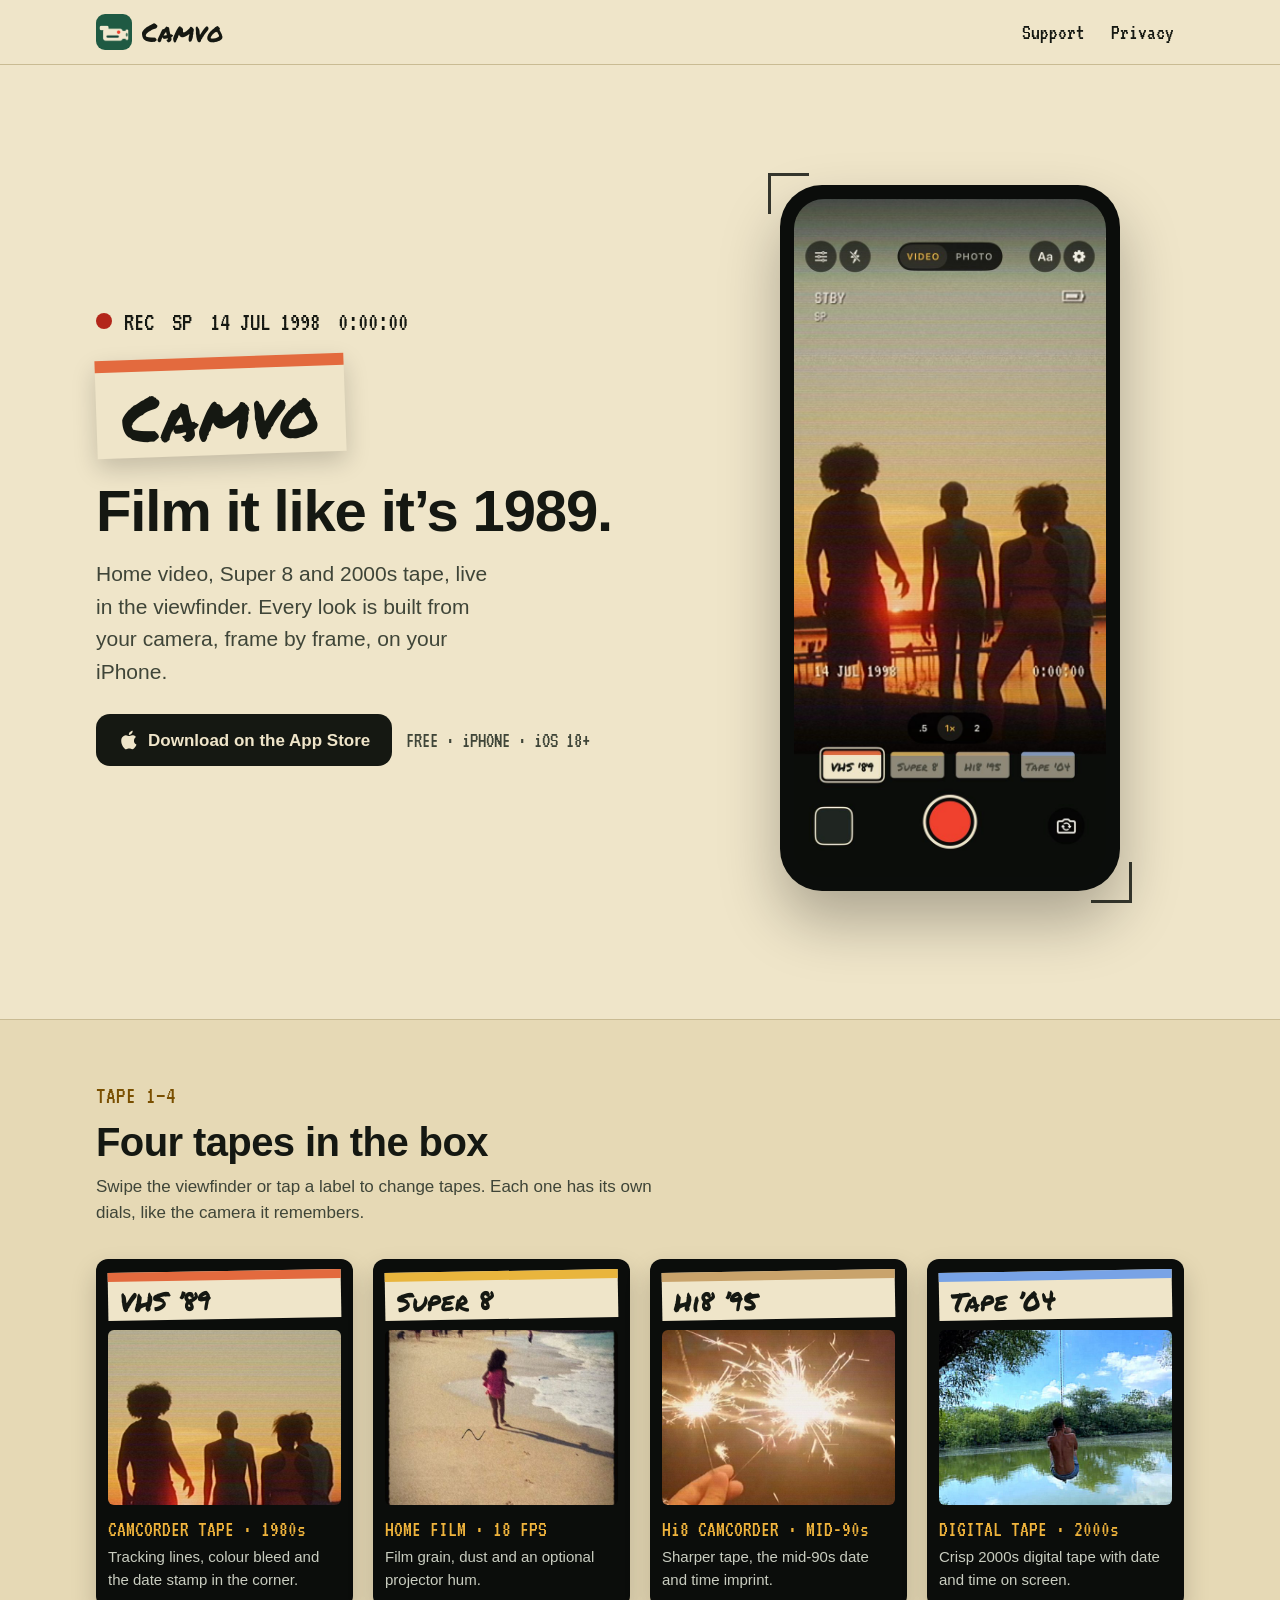
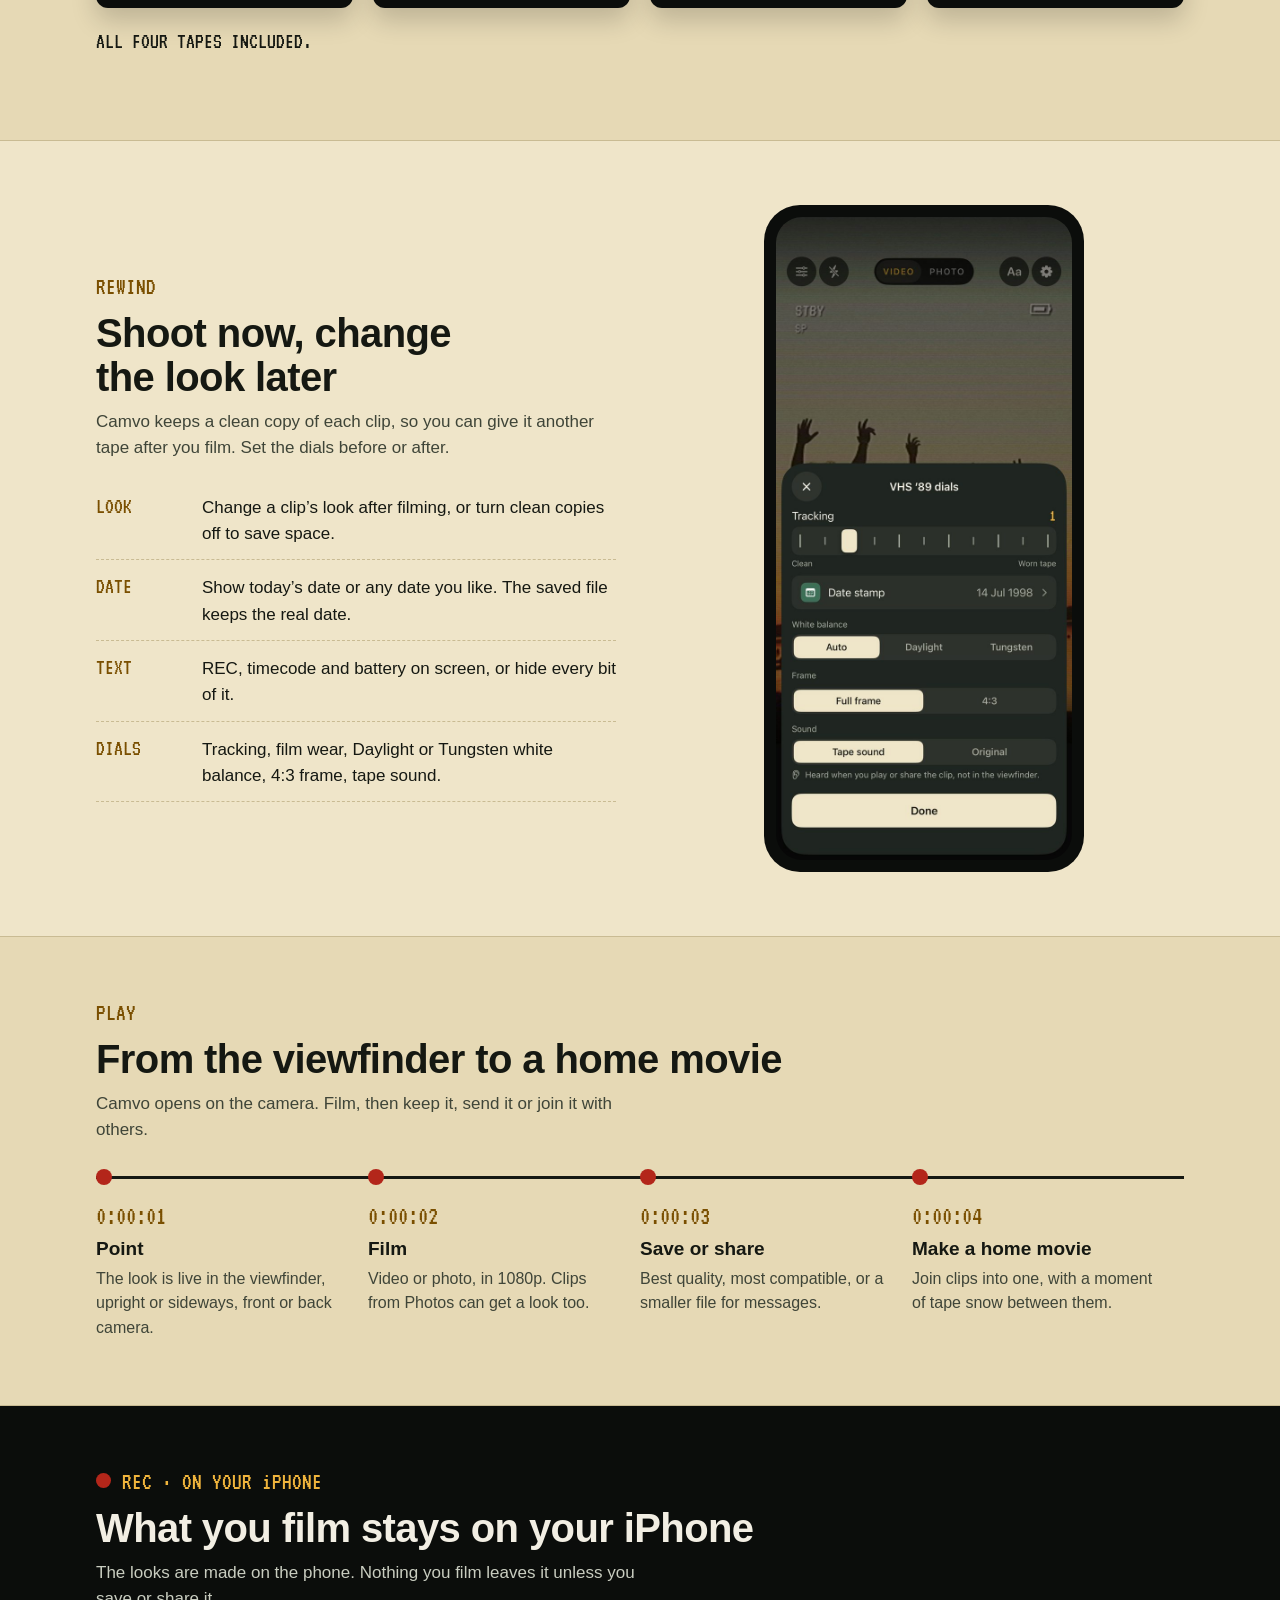
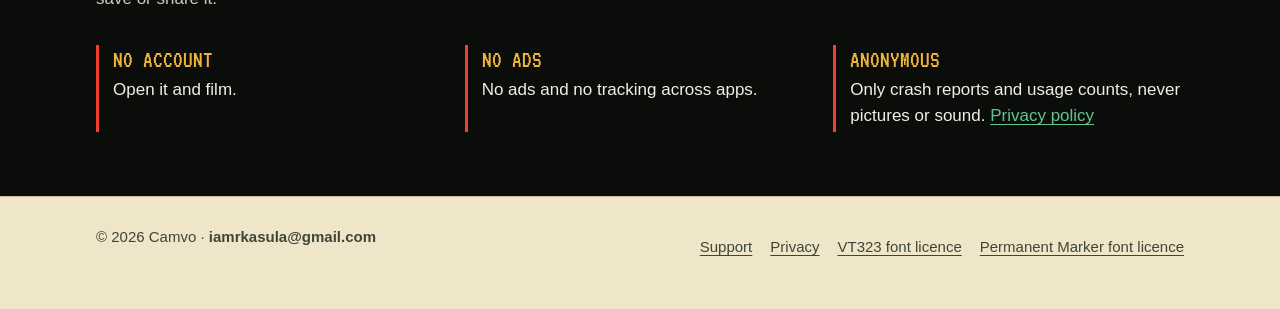
<file: index.html>
<!doctype html>
<html lang="en">
<head>
  <meta charset="utf-8">
  <meta name="viewport" content="width=device-width, initial-scale=1">
  <title>Camvo: Retro Camcorder &amp; VHS Camera for iPhone</title>
  <meta name="description" content="Film with VHS '89, Super 8, Hi8 '95 and Tape '04 looks, live in the viewfinder, and change the look later. No account, no ads. What you film stays on your iPhone; Camvo sends only anonymous crash reports and anonymous usage counts.">
  <link rel="canonical" href="https://iamrkasula.github.io/camvo-app/">
  <link rel="icon" type="image/png" href="assets/favicon.png">
  <link rel="apple-touch-icon" href="assets/icon-180.png">
  <meta property="og:type" content="website">
  <meta property="og:title" content="Camvo: Retro Camcorder &amp; VHS Camera">
  <meta property="og:description" content="VHS, Super 8, Hi8 and 2000s tape looks, live in the viewfinder. Change the look after you film.">
  <meta property="og:url" content="https://iamrkasula.github.io/camvo-app/">
  <meta property="og:image" content="https://iamrkasula.github.io/camvo-app/assets/og.png">
  <meta name="twitter:card" content="summary_large_image">
  <meta name="theme-color" content="#efe5c9" media="(prefers-color-scheme: light)">
  <meta name="theme-color" content="#0b0d0b" media="(prefers-color-scheme: dark)">
  <link rel="stylesheet" href="styles.css">
  <script type="application/ld+json">
  {"@context":"https://schema.org","@type":"MobileApplication","name":"Camvo","operatingSystem":"iOS 18 or later",
   "applicationCategory":"PhotographyApplication","description":"Retro camcorder looks (VHS '89, Super 8, Hi8 '95, Tape '04), live in the viewfinder, fully on the iPhone.",
   "url":"https://iamrkasula.github.io/camvo-app/","image":"https://iamrkasula.github.io/camvo-app/assets/icon-512.png",
   "offers":{"@type":"Offer","price":"0","priceCurrency":"USD"}}
  </script>
</head>
<body>
  <header class="bar">
    <div class="wrap">
      <a class="brand" href="./"><img src="assets/icon-180.png" alt="" width="36" height="36">Camvo</a>
      <nav aria-label="Pages"><a href="support/">Support</a><a href="privacy/">Privacy</a></nav>
    </div>
  </header>

  <main>
    <section class="hero" aria-labelledby="hero-title">
      <div class="wrap">
        <div>
          <p class="osd-line" aria-hidden="true"><span><span class="rec-dot"></span>REC</span><span>SP</span><span>14 JUL 1998</span><span>0:00:00</span></p>
          <span class="label"><span class="name">Camvo</span></span>
          <h1 id="hero-title">Film it like it’s 1989.</h1>
          <p class="lede">Home video, Super 8 and 2000s tape, live in the viewfinder. Every look is built from your camera, frame by frame, on your iPhone.</p>
          <div class="cta">
            <a class="btn" href="https://apps.apple.com/app/id6834801870">
              <svg viewBox="0 0 20 24" aria-hidden="true"><path fill="currentColor" d="M16.5 12.7c0-2.6 2.1-3.8 2.2-3.9-1.2-1.8-3.1-2-3.7-2-1.6-.2-3.1.9-3.9.9-.8 0-2-.9-3.4-.9-1.7 0-3.3 1-4.2 2.6-1.8 3.1-.5 7.7 1.3 10.2.9 1.2 1.9 2.6 3.2 2.6 1.3-.1 1.8-.8 3.3-.8 1.6 0 2 .8 3.4.8 1.4 0 2.3-1.3 3.1-2.5 1-1.4 1.4-2.8 1.4-2.9 0 0-2.7-1-2.7-4.1zM14 5c.7-.9 1.2-2 1.1-3.2-1 0-2.3.7-3 1.6-.7.8-1.3 2-1.1 3.1 1.1.1 2.3-.6 3-1.5z"/></svg>
              Download on the App Store
            </a>
            <span class="note">FREE · iPHONE · iOS 18+</span>
          </div>
        </div>
        <div class="viewfinder">
          <img src="assets/camera.jpg" width="660" height="1434" alt="Camvo's camera with the VHS '89 look: friends on a beach at sunset, seen from behind, with the date stamp 14 JUL 1998 and the four tape labels VHS '89, Super 8, Hi8 '95 and Tape '04 above the record button.">
        </div>
      </div>
    </section>

    <section class="band" aria-labelledby="tapes-title">
      <div class="wrap">
        <p class="kicker">TAPE 1–4</p>
        <h2 id="tapes-title">Four tapes in the box</h2>
        <p class="sub">Swipe the viewfinder or tap a label to change tapes. Each one has its own dials, like the camera it remembers.</p>
        <div class="tapes">
          <article class="tape" style="--c: var(--vhs)">
            <div class="spine">VHS ’89</div>
            <img src="assets/look-vhs89.jpg" width="640" height="480" alt="A beach at sunset with the VHS '89 look: soft colour, scan lines and tape noise.">
            <p class="era">CAMCORDER TAPE · 1980s</p>
            <p>Tracking lines, colour bleed and the date stamp in the corner.</p>
          </article>
          <article class="tape" style="--c: var(--s8)">
            <div class="spine">Super 8</div>
            <img src="assets/look-super8.jpg" width="640" height="480" alt="A child running on the sand with the Super 8 look: warm film colour, grain and a dark frame edge.">
            <p class="era">HOME FILM · 18 FPS</p>
            <p>Film grain, dust and an optional projector hum.</p>
          </article>
          <article class="tape" style="--c: var(--hi8)">
            <div class="spine">Hi8 ’95</div>
            <img src="assets/look-hi895.jpg" width="640" height="480" alt="A sparkler at night with the Hi8 '95 look: cleaner tape colour with a mid-90s date imprint.">
            <p class="era">Hi8 CAMCORDER · MID-90s</p>
            <p>Sharper tape, the mid-90s date and time imprint.</p>
          </article>
          <article class="tape" style="--c: var(--t04)">
            <div class="spine">Tape ’04</div>
            <img src="assets/look-tape04.jpg" width="640" height="480" alt="A rope swing over a lake with the Tape '04 look: bright 2000s digital tape colour.">
            <p class="era">DIGITAL TAPE · 2000s</p>
            <p>Crisp 2000s digital tape with date and time on screen.</p>
          </article>
        </div>
        <p class="free">ALL FOUR TAPES INCLUDED.</p>
      </div>
    </section>

    <section aria-labelledby="later-title">
      <div class="wrap split">
        <div>
          <p class="kicker">REWIND</p>
          <h2 id="later-title">Shoot now, change the look later</h2>
          <p class="sub">Camvo keeps a clean copy of each clip, so you can give it another tape after you film. Set the dials before or after.</p>
          <ul class="dials">
            <li><b>LOOK</b><span>Change a clip’s look after filming, or turn clean copies off to save space.</span></li>
            <li><b>DATE</b><span>Show today’s date or any date you like. The saved file keeps the real date.</span></li>
            <li><b>TEXT</b><span>REC, timecode and battery on screen, or hide every bit of it.</span></li>
            <li><b>DIALS</b><span>Tracking, film wear, Daylight or Tungsten white balance, 4:3 frame, tape sound.</span></li>
          </ul>
        </div>
        <div class="shot">
          <img src="assets/dials.jpg" width="660" height="1434" alt="The VHS '89 dials: tracking, date stamp, white balance Auto, Daylight or Tungsten, full frame or 4:3, and tape sound.">
        </div>
      </div>
    </section>

    <section class="band" aria-labelledby="track-title">
      <div class="wrap">
        <p class="kicker">PLAY</p>
        <h2 id="track-title">From the viewfinder to a home movie</h2>
        <p class="sub">Camvo opens on the camera. Film, then keep it, send it or join it with others.</p>
        <ol class="track">
          <li><span class="tc">0:00:01</span><h3>Point</h3><p>The look is live in the viewfinder, upright or sideways, front or back camera.</p></li>
          <li><span class="tc">0:00:02</span><h3>Film</h3><p>Video or photo, in 1080p. Clips from Photos can get a look too.</p></li>
          <li><span class="tc">0:00:03</span><h3>Save or share</h3><p>Best quality, most compatible, or a smaller file for messages.</p></li>
          <li><span class="tc">0:00:04</span><h3>Make a home movie</h3><p>Join clips into one, with a moment of tape snow between them.</p></li>
        </ol>
      </div>
    </section>

    <section class="private" aria-labelledby="private-title">
      <div class="wrap">
        <p class="kicker"><span class="rec-dot"></span>REC · ON YOUR iPHONE</p>
        <h2 id="private-title">What you film stays on your iPhone</h2>
        <p class="sub">The looks are made on the phone. Nothing you film leaves it unless you save or share it.</p>
        <ul>
          <li><b>NO ACCOUNT</b>Open it and film.</li>
          <li><b>NO ADS</b>No ads and no tracking across apps.</li>
          <li><b>ANONYMOUS</b>Only crash reports and usage counts, never pictures or sound. <a href="privacy/">Privacy policy</a></li>
        </ul>
      </div>
    </section>
  </main>

  <footer>
    <div class="wrap">
      <span>© 2026 Camvo · <span class="mail">iamrkasula@gmail.com</span></span>
      <nav aria-label="Footer"><a href="support/">Support</a><a href="privacy/">Privacy</a><a href="assets/OFL-VT323.txt">VT323 font licence</a><a href="assets/LICENSE-PermanentMarker.txt">Permanent Marker font licence</a></nav>
    </div>
  </footer>
</body>
</html>
</file>
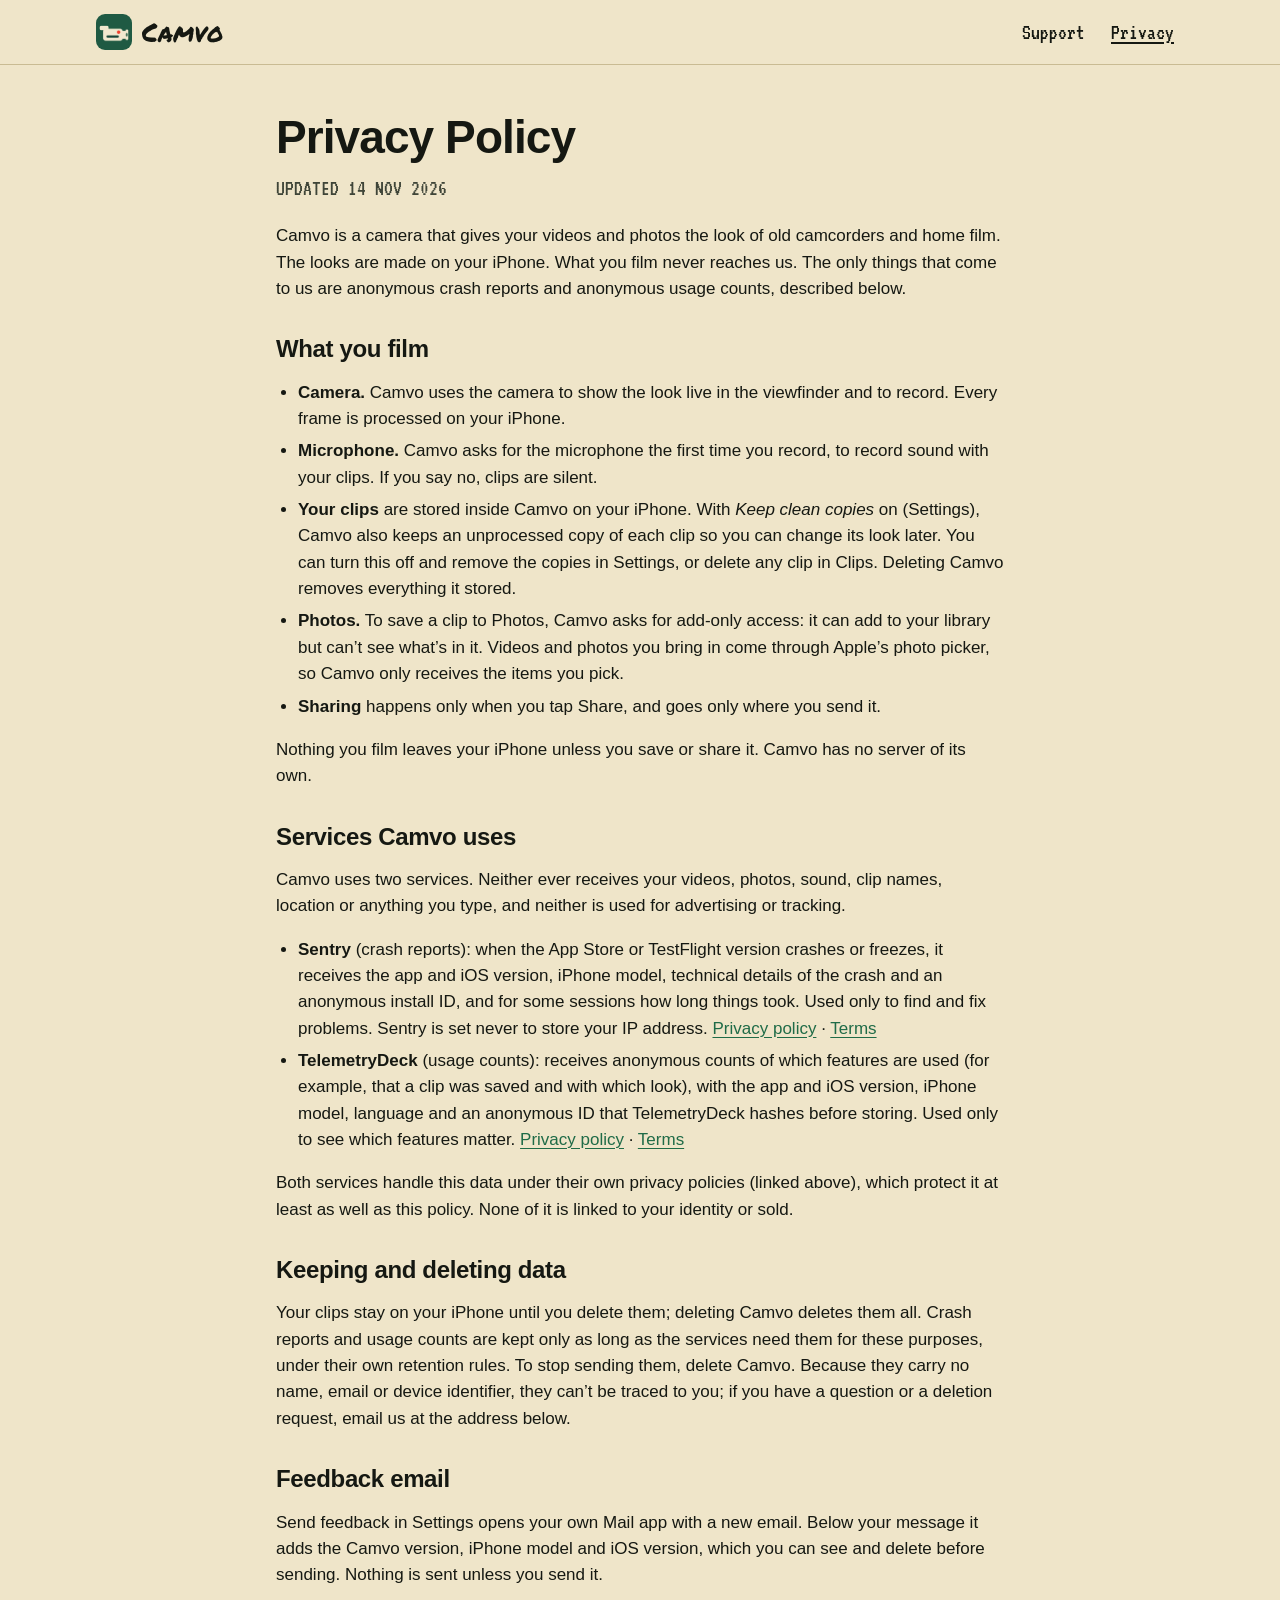
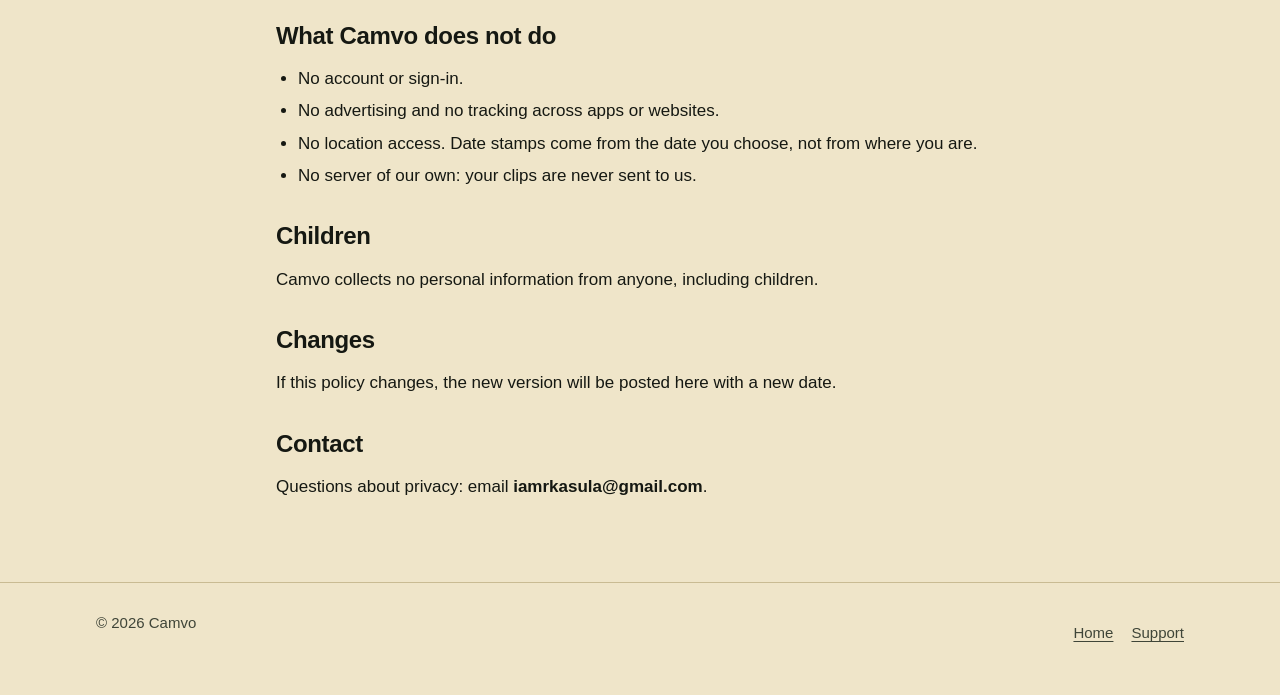
<file: privacy/index.html>
<!doctype html>
<html lang="en">
<head>
  <meta charset="utf-8">
  <meta name="viewport" content="width=device-width, initial-scale=1">
  <title>Privacy Policy · Camvo retro camcorder for iPhone</title>
  <meta name="description" content="Camvo's privacy policy. What you film stays on your iPhone. Camvo sends only anonymous crash reports (Sentry) and anonymous usage counts (TelemetryDeck), never pictures, sound, names, dates or places.">
  <link rel="canonical" href="https://iamrkasula.github.io/camvo-app/privacy/">
  <link rel="icon" type="image/png" href="../assets/favicon.png">
  <meta name="theme-color" content="#efe5c9" media="(prefers-color-scheme: light)">
  <meta name="theme-color" content="#0b0d0b" media="(prefers-color-scheme: dark)">
  <link rel="stylesheet" href="../styles.css">
</head>
<body>
  <header class="bar">
    <div class="wrap">
      <a class="brand" href="../"><img src="../assets/icon-180.png" alt="" width="36" height="36">Camvo</a>
      <nav aria-label="Pages"><a href="../support/">Support</a><a href="./" aria-current="page">Privacy</a></nav>
    </div>
  </header>
  <main class="page">
    <div class="wrap">
      <!-- Written from the code: Camvo/App/CamvoApp.swift (Sentry options), Camvo/App/Analytics.swift (every usage
           signal), project.yml (permission texts), Camvo/Model/AppLinks.swift (feedback email). Must agree with
           App Privacy in App Store Connect, the privacy manifest and scripts/check-privacy.sh. -->
      <h1>Privacy Policy</h1>
      <p class="updated">UPDATED 14 NOV 2026</p>
      <p>Camvo is a camera that gives your videos and photos the look of old camcorders and home film. The looks are made on your iPhone. What you film never reaches us. The only things that come to us are anonymous crash reports and anonymous usage counts, described below.</p>

      <h2>What you film</h2>
      <ul>
        <li><strong>Camera.</strong> Camvo uses the camera to show the look live in the viewfinder and to record. Every frame is processed on your iPhone.</li>
        <li><strong>Microphone.</strong> Camvo asks for the microphone the first time you record, to record sound with your clips. If you say no, clips are silent.</li>
        <li><strong>Your clips</strong> are stored inside Camvo on your iPhone. With <em>Keep clean copies</em> on (Settings), Camvo also keeps an unprocessed copy of each clip so you can change its look later. You can turn this off and remove the copies in Settings, or delete any clip in Clips. Deleting Camvo removes everything it stored.</li>
        <li><strong>Photos.</strong> To save a clip to Photos, Camvo asks for add-only access: it can add to your library but can’t see what’s in it. Videos and photos you bring in come through Apple’s photo picker, so Camvo only receives the items you pick.</li>
        <li><strong>Sharing</strong> happens only when you tap Share, and goes only where you send it.</li>
      </ul>
      <p>Nothing you film leaves your iPhone unless you save or share it. Camvo has no server of its own.</p>

      <h2>Services Camvo uses</h2>
      <p>Camvo uses two services. Neither ever receives your videos, photos, sound, clip names, location or anything you type, and neither is used for advertising or tracking.</p>
      <ul>
        <li><strong>Sentry</strong> (crash reports): when the App Store or TestFlight version crashes or freezes, it receives the app and iOS version, iPhone model, technical details of the crash and an anonymous install ID, and for some sessions how long things took. Used only to find and fix problems. Sentry is set never to store your IP address. <a href="https://sentry.io/privacy/">Privacy policy</a> · <a href="https://sentry.io/terms/">Terms</a></li>
        <li><strong>TelemetryDeck</strong> (usage counts): receives anonymous counts of which features are used (for example, that a clip was saved and with which look), with the app and iOS version, iPhone model, language and an anonymous ID that TelemetryDeck hashes before storing. Used only to see which features matter. <a href="https://telemetrydeck.com/privacy/">Privacy policy</a> · <a href="https://telemetrydeck.com/terms/">Terms</a></li>
      </ul>
      <p>Both services handle this data under their own privacy policies (linked above), which protect it at least as well as this policy. None of it is linked to your identity or sold.</p>

      <h2>Keeping and deleting data</h2>
      <p>Your clips stay on your iPhone until you delete them; deleting Camvo deletes them all. Crash reports and usage counts are kept only as long as the services need them for these purposes, under their own retention rules. To stop sending them, delete Camvo. Because they carry no name, email or device identifier, they can’t be traced to you; if you have a question or a deletion request, email us at the address below.</p>

      <h2>Feedback email</h2>
      <p>Send feedback in Settings opens your own Mail app with a new email. Below your message it adds the Camvo version, iPhone model and iOS version, which you can see and delete before sending. Nothing is sent unless you send it.</p>

      <h2>What Camvo does not do</h2>
      <ul>
        <li>No account or sign-in.</li>
        <li>No advertising and no tracking across apps or websites.</li>
        <li>No location access. Date stamps come from the date you choose, not from where you are.</li>
        <li>No server of our own: your clips are never sent to us.</li>
      </ul>

      <h2>Children</h2>
      <p>Camvo collects no personal information from anyone, including children.</p>

      <h2>Changes</h2>
      <p>If this policy changes, the new version will be posted here with a new date.</p>

      <h2>Contact</h2>
      <p>Questions about privacy: email <span class="mail">iamrkasula@gmail.com</span>.</p>
    </div>
  </main>
  <footer>
    <div class="wrap">
      <span>© 2026 Camvo</span>
      <nav aria-label="Footer"><a href="../">Home</a><a href="../support/">Support</a></nav>
    </div>
  </footer>
</body>
</html>
</file>
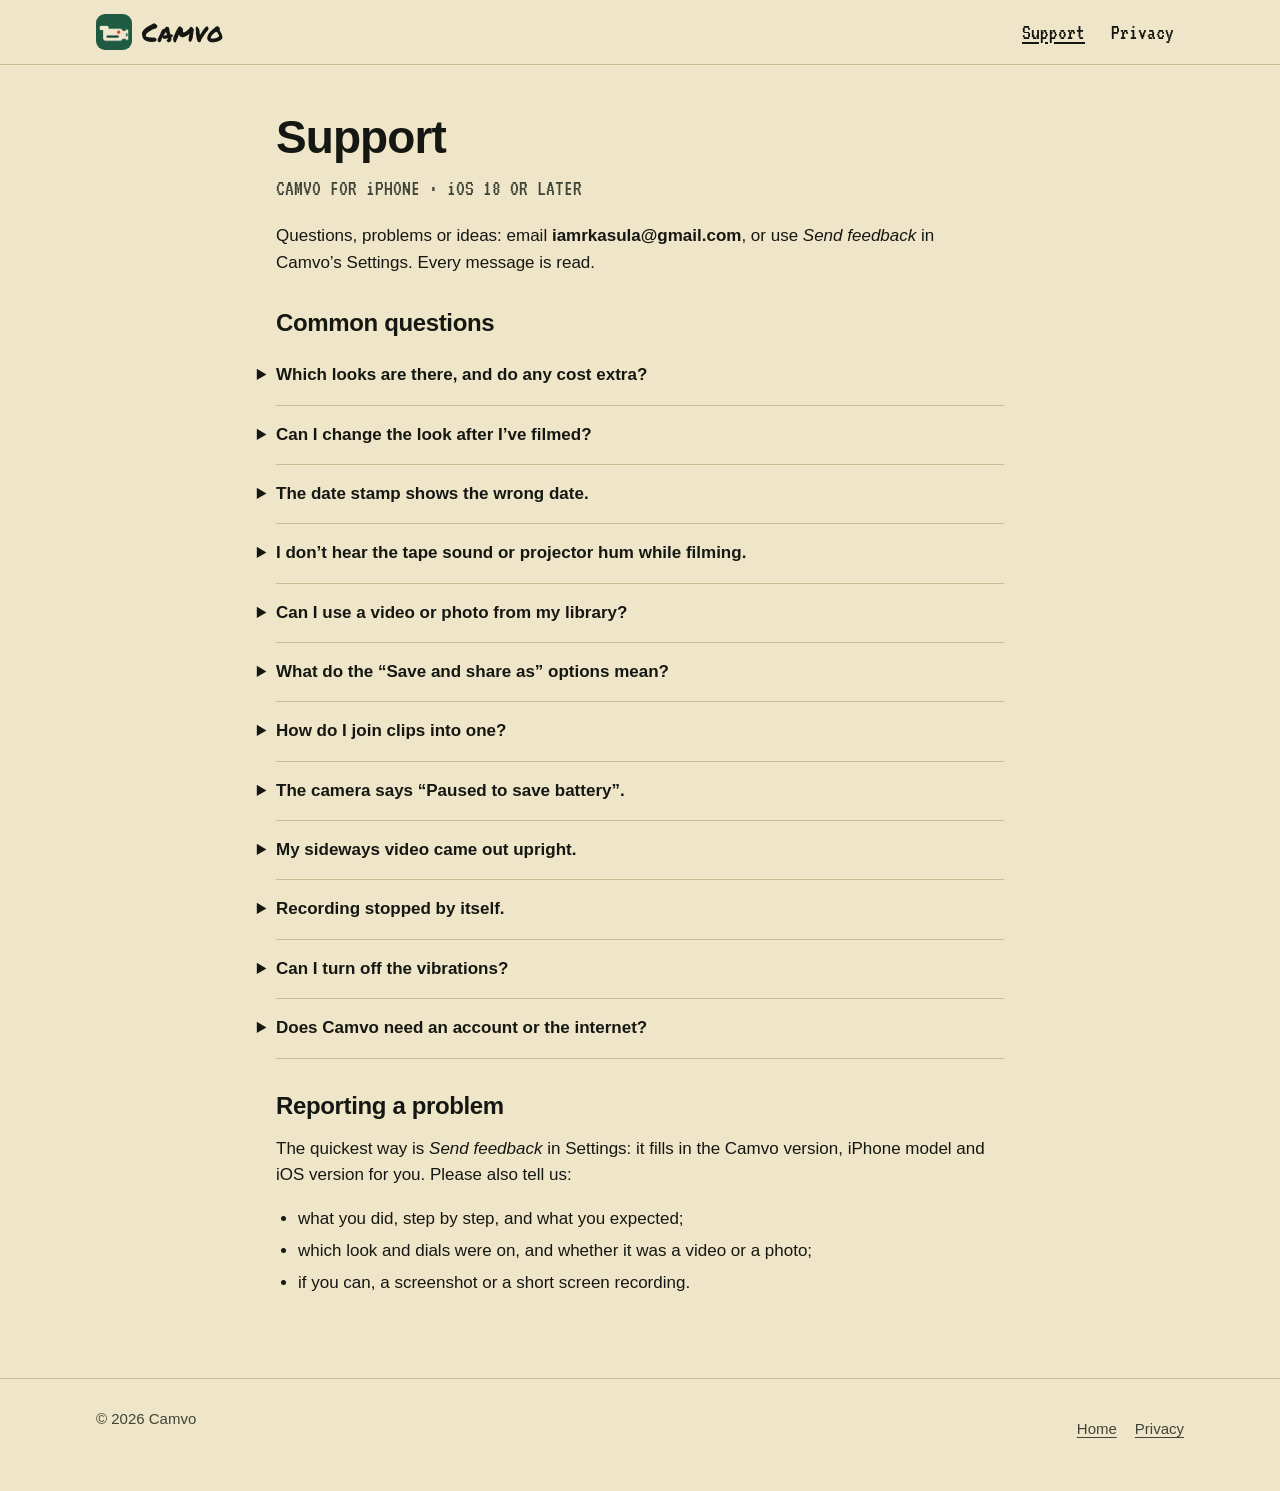
<file: support/index.html>
<!doctype html>
<html lang="en">
<head>
  <meta charset="utf-8">
  <meta name="viewport" content="width=device-width, initial-scale=1">
  <title>Support · Camvo retro camcorder &amp; VHS camera</title>
  <meta name="description" content="Help for Camvo: the four looks, changing a look after filming, clean copies, bringing in videos from Photos, save and share formats, the battery pause, and how to contact us.">
  <link rel="canonical" href="https://iamrkasula.github.io/camvo-app/support/">
  <link rel="icon" type="image/png" href="../assets/favicon.png">
  <meta name="theme-color" content="#efe5c9" media="(prefers-color-scheme: light)">
  <meta name="theme-color" content="#0b0d0b" media="(prefers-color-scheme: dark)">
  <link rel="stylesheet" href="../styles.css">
</head>
<body>
  <header class="bar">
    <div class="wrap">
      <a class="brand" href="../"><img src="../assets/icon-180.png" alt="" width="36" height="36">Camvo</a>
      <nav aria-label="Pages"><a href="./" aria-current="page">Support</a><a href="../privacy/">Privacy</a></nav>
    </div>
  </header>
  <main class="page">
    <div class="wrap">
      <h1>Support</h1>
      <p class="updated">CAMVO FOR iPHONE · iOS 18 OR LATER</p>
      <p>Questions, problems or ideas: email <span class="mail">iamrkasula@gmail.com</span>, or use <em>Send feedback</em> in Camvo’s Settings. Every message is read.</p>

      <h2>Common questions</h2>
      <details>
        <summary>Which looks are there, and do any cost extra?</summary>
        <p>Four, all included: VHS ’89 (1980s camcorder tape), Super 8 (home film at 18 frames a second), Hi8 ’95 (mid-90s Hi8 camcorder) and Tape ’04 (2000s digital tape). Swipe the viewfinder or tap a label to switch; tap the selected label to open its dials.</p>
      </details>
      <details>
        <summary>Can I change the look after I’ve filmed?</summary>
        <p>Yes. Open the clip in Clips and tap <em>Change look</em>. This works for clips filmed while <em>Keep clean copies</em> is on in Settings (it is on unless you turn it off). Clean copies use extra space; Settings shows how much and can remove them, after which those clips keep the look they have.</p>
      </details>
      <details>
        <summary>The date stamp shows the wrong date.</summary>
        <p>Open the look’s dials and tap <em>Date stamp</em> to show today, any date you choose, or no date. The date is drawn only in the picture; the saved file keeps the real date and time you filmed.</p>
      </details>
      <details>
        <summary>I don’t hear the tape sound or projector hum while filming.</summary>
        <p>They are added to the clip, so you hear them when you play or share it, not in the viewfinder. Choose <em>Original</em> in the dials to keep only the real sound.</p>
      </details>
      <details>
        <summary>Can I use a video or photo from my library?</summary>
        <p>Yes. In Clips, tap <em>+</em> and pick a video or photo. Camvo only receives what you pick. Choose the look and tap <em>Make it</em>; you can keep filming or close Camvo while it works, and it carries on next time.</p>
      </details>
      <details>
        <summary>What do the “Save and share as” options mean?</summary>
        <ul>
          <li><strong>Best quality</strong>: the clip as filmed, 1080p HEVC.</li>
          <li><strong>Most compatible</strong>: 1080p H.264, for older computers and apps.</li>
          <li><strong>Smaller file</strong>: 720p, for messages.</li>
        </ul>
        <p>Photos are saved as they are.</p>
      </details>
      <details>
        <summary>How do I join clips into one?</summary>
        <p>In Clips, tap the select button, pick two or more videos (photos can’t be joined) and tap <em>Join</em>. They play oldest first with a moment of tape snow between them.</p>
      </details>
      <details>
        <summary>The camera says “Paused to save battery”.</summary>
        <p>After two minutes without use, Camvo pauses the viewfinder to save battery and heat. Tap anywhere, or the record button, to go on. It never pauses while you record or while the dials are open.</p>
      </details>
      <details>
        <summary>My sideways video came out upright.</summary>
        <p>Camvo follows iPhone’s rotation like the Camera app. With Rotation Lock on, iPhone reports upright, so the clip is upright too. Turn Rotation Lock off in Control Center to film sideways.</p>
      </details>
      <details>
        <summary>Recording stopped by itself.</summary>
        <p>Camvo stops and saves the clip when a call comes in, when it’s closed, when storage is nearly full or when the iPhone gets too warm. Nothing filmed up to then is lost. If the iPhone is warm, the viewfinder runs at 24 frames a second until it cools.</p>
      </details>
      <details>
        <summary>Can I turn off the vibrations?</summary>
        <p>Yes: Settings → Haptics.</p>
      </details>
      <details>
        <summary>Does Camvo need an account or the internet?</summary>
        <p>No account. Filming, looks, saving and sharing work offline. See the <a href="../privacy/">privacy policy</a> for the anonymous crash reports and usage counts it sends when online.</p>
      </details>

      <h2>Reporting a problem</h2>
      <p>The quickest way is <em>Send feedback</em> in Settings: it fills in the Camvo version, iPhone model and iOS version for you. Please also tell us:</p>
      <ul>
        <li>what you did, step by step, and what you expected;</li>
        <li>which look and dials were on, and whether it was a video or a photo;</li>
        <li>if you can, a screenshot or a short screen recording.</li>
      </ul>
    </div>
  </main>
  <footer>
    <div class="wrap">
      <span>© 2026 Camvo</span>
      <nav aria-label="Footer"><a href="../">Home</a><a href="../privacy/">Privacy</a></nav>
    </div>
  </footer>
</body>
</html>
</file>
<file: styles.css>
/* Camvo site. The app's own world: camcorder black, label cream, tape-box green, REC red; VT323 for the camcorder
   display, Permanent Marker for tape labels (both bundled, licences in assets/). No external fonts, scripts or
   trackers. Light mode is the label-cream paper of a tape box; dark mode is the camcorder body. */
@font-face { font-family: "VT323"; src: url("assets/VT323-Regular.ttf") format("truetype"); font-display: swap; }
@font-face { font-family: "Marker"; src: url("assets/PermanentMarker-Regular.ttf") format("truetype"); font-display: swap; }

:root {
  --bg: #efe5c9;          /* label cream: the tape box */
  --bg-2: #e6d9b5;
  --panel: #f7f0dc;
  --ink: #151812;
  --ink-2: #3f4538;
  --rule: #c9bb93;
  --green: #1f6b47;
  --rec: #b3261a;
  --amber-ink: #7a4f00;
  --osd: #151812;
  --body: #0b0d0b;        /* camcorder body, used for frames in both modes */
  --cream: #efe5c9;
  --vhs: #e36a3e; --s8: #e9b53d; --hi8: #c9a36b; --t04: #78a3e6;
  --ui: -apple-system, BlinkMacSystemFont, "SF Pro Text", "Segoe UI", Roboto, sans-serif;
  --vt: "VT323", ui-monospace, Menlo, monospace;
  --mk: "Marker", "Marker Felt", "Comic Sans MS", cursive;
  color-scheme: light dark;
}
@media (prefers-color-scheme: dark) {
  :root:not([data-theme="light"]) {
    --bg: #0b0d0b; --bg-2: #111511; --panel: #151915; --ink: #f2eee3; --ink-2: #a9ae9f; --rule: #2c342d;
    --green: #63c493; --rec: #ff6b5e; --amber-ink: #f0b43c; --osd: #f2eee3;
    color-scheme: dark;
  }
}
:root[data-theme="dark"] {
    --bg: #0b0d0b; --bg-2: #111511; --panel: #151915; --ink: #f2eee3; --ink-2: #a9ae9f; --rule: #2c342d;
    --green: #63c493; --rec: #ff6b5e; --amber-ink: #f0b43c; --osd: #f2eee3;
  color-scheme: dark;
}

* { box-sizing: border-box; }
html { -webkit-text-size-adjust: 100%; }
body { margin: 0; background: var(--bg); color: var(--ink); font: 17px/1.55 var(--ui); overflow-x: hidden; }
img { max-width: 100%; height: auto; display: block; }
a { color: var(--green); text-underline-offset: 3px; }
a:focus-visible, .btn:focus-visible { outline: 3px solid var(--green); outline-offset: 3px; border-radius: 4px; }
.wrap { max-width: 1120px; margin: 0 auto; padding-left: max(16px, env(safe-area-inset-left, 0px)); padding-right: max(16px, env(safe-area-inset-right, 0px)); }
.vt { font-family: var(--vt); letter-spacing: .04em; }
.rec-dot { display: inline-block; width: .62em; height: .62em; border-radius: 50%; background: var(--rec); margin-right: .45em; vertical-align: .05em; }

/* Bar */
.bar { border-bottom: 1px solid var(--rule); }
.bar .wrap { display: flex; align-items: center; justify-content: space-between; gap: 12px; min-height: 64px; }
.brand { display: flex; align-items: center; gap: 10px; color: var(--ink); text-decoration: none; font: 26px/1 var(--mk); }
.brand img { width: 36px; height: 36px; border-radius: 9px; }
.bar nav { display: flex; gap: 6px; }
.bar nav a { color: var(--ink); text-decoration: none; font: 22px/1 var(--vt); padding: 10px 10px; min-height: 44px; display: inline-flex; align-items: center; }
.bar nav a:hover, .bar nav a[aria-current] { text-decoration: underline; }

/* Hero: a camcorder viewfinder beside a tape label */
.hero .wrap { display: grid; grid-template-columns: minmax(0, 1.1fr) minmax(0, .9fr); gap: 48px; align-items: center; padding-top: 56px; padding-bottom: 64px; }
.osd-line { font: 26px/1 var(--vt); color: var(--osd); display: flex; gap: 18px; flex-wrap: wrap; margin: 0 0 22px; }
.label { display: inline-block; background: var(--cream); color: #151812; transform: rotate(-2deg); padding: 14px 26px 8px; border-top: 12px solid var(--vhs);
  box-shadow: 0 10px 24px rgba(0,0,0,.18); margin: 0 0 26px; }
.label .name { font: 64px/1 var(--mk); display: block; }
h1 { font: 800 clamp(34px, 5.4vw, 58px)/1.05 var(--ui); letter-spacing: -.02em; margin: 0 0 16px; text-wrap: balance; }
.lede { font-size: clamp(18px, 2vw, 21px); color: var(--ink-2); margin: 0 0 26px; max-width: 34ch; }
.cta { display: flex; flex-wrap: wrap; gap: 14px; align-items: center; }
.btn { display: inline-flex; align-items: center; gap: 10px; min-height: 52px; padding: 0 22px; border-radius: 14px; font: 600 17px/1 var(--ui);
  background: var(--ink); color: var(--bg); text-decoration: none; border: 0; }
.btn[aria-disabled="true"] { cursor: default; }
.btn svg { width: 20px; height: 22px; }
.note { font: 21px/1.2 var(--vt); color: var(--ink-2); }

.viewfinder { position: relative; background: var(--body); border-radius: 42px; padding: 14px; box-shadow: 0 30px 60px rgba(0,0,0,.28);
  max-width: 340px; justify-self: center; width: 100%; }
.viewfinder img { border-radius: 30px; width: 100%; }
.viewfinder::before, .viewfinder::after { content: ""; position: absolute; width: 38px; height: 38px; border: 3px solid var(--osd); opacity: .85; }
.viewfinder::before { top: -12px; left: -12px; border-right: 0; border-bottom: 0; }
.viewfinder::after { bottom: -12px; right: -12px; border-left: 0; border-top: 0; }

/* Sections */
section { padding: 64px 0; }
.band { background: var(--bg-2); border-top: 1px solid var(--rule); border-bottom: 1px solid var(--rule); }
h2 { font: 800 clamp(28px, 3.6vw, 40px)/1.1 var(--ui); letter-spacing: -.015em; margin: 0 0 10px; text-wrap: balance; }
.kicker { font: 24px/1 var(--vt); color: var(--amber-ink); margin: 0 0 12px; }
.sub { color: var(--ink-2); max-width: 60ch; margin: 0 0 32px; }

/* Four tapes in the box: cassette cards */
.tapes { display: grid; grid-template-columns: repeat(4, minmax(0, 1fr)); gap: 20px; }
.tape { background: var(--body); border-radius: 12px; padding: 12px 12px 16px; color: #f2eee3; box-shadow: 0 12px 26px rgba(0,0,0,.18); min-width: 0; }
.tape .spine { background: var(--cream); color: #151812; border-top: 9px solid var(--c); padding: 6px 12px 4px; font: 26px/1.1 var(--mk); transform: rotate(-1deg); margin: 0 0 12px; }
.tape img { border-radius: 6px; aspect-ratio: 4 / 3; object-fit: cover; width: 100%; }
.tape .era { font: 22px/1.1 var(--vt); color: #f0b43c; margin: 12px 0 4px; }
.tape p { margin: 0; font-size: 15px; color: #c9cdc0; }
.free { margin-top: 20px; font: 22px/1.2 var(--vt); }

/* Shoot now, change later */
.split { display: grid; grid-template-columns: minmax(0, 1fr) minmax(0, 1fr); gap: 48px; align-items: center; }
.split .shot { background: var(--body); border-radius: 36px; padding: 12px; max-width: 320px; justify-self: center; width: 100%; }
.split .shot img { border-radius: 26px; }
.dials { list-style: none; padding: 0; margin: 0; display: grid; gap: 14px; }
.dials li { display: grid; grid-template-columns: 92px minmax(0, 1fr); gap: 14px; align-items: baseline; border-bottom: 1px dashed var(--rule); padding-bottom: 12px; }
.dials b { font: 22px/1.1 var(--vt); font-weight: 400; color: var(--amber-ink); }

/* Timecode track */
.track { list-style: none; margin: 0; padding: 0; display: grid; grid-template-columns: repeat(4, minmax(0, 1fr)); border-top: 3px solid var(--ink); }
.track li { padding: 16px 18px 0 0; position: relative; min-width: 0; }
.track li::before { content: ""; position: absolute; top: -10px; left: 0; width: 16px; height: 16px; border-radius: 50%; background: var(--rec); }
.track .tc { font: 26px/1 var(--vt); display: block; margin: 8px 0 8px; color: var(--amber-ink); }
.track h3 { margin: 0 0 6px; font: 700 19px/1.25 var(--ui); }
.track p { margin: 0; color: var(--ink-2); font-size: 16px; }

/* Privacy band: the camcorder body in both modes */
.private { background: var(--body); color: #f2eee3; }
.private h2 { color: #f2eee3; }
.private .kicker { color: #f0b43c; }
.private .sub { color: #c9cdc0; }
.private a { color: #63c493; }
.private ul { list-style: none; padding: 0; margin: 0; display: grid; grid-template-columns: repeat(3, minmax(0, 1fr)); gap: 18px; }
.private li { border-left: 3px solid #f0412f; padding: 2px 0 2px 14px; }
.private li b { display: block; font: 24px/1.1 var(--vt); font-weight: 400; color: #f0b43c; margin-bottom: 4px; }

/* Text pages (privacy, support) */
.page { padding: 48px 0 64px; }
.page .wrap { max-width: 760px; }
.page h1 { font-size: clamp(32px, 5vw, 46px); }
.page h2 { font-size: 24px; margin: 34px 0 10px; }
.page p, .page li { color: var(--ink); }
.page .updated { font: 22px/1 var(--vt); color: var(--ink-2); margin: 0 0 24px; }
.page ul { padding-left: 22px; }
.page li { margin: 6px 0; }
.table { overflow-x: auto; }
details { border-bottom: 1px solid var(--rule); padding: 4px 0; }
summary { cursor: pointer; font-weight: 700; padding: 12px 0; min-height: 44px; list-style-position: outside; }
details p, details ul { margin: 0 0 14px; }
.mail { font-weight: 700; }

footer { border-top: 1px solid var(--rule); padding: 28px 0 40px; color: var(--ink-2); font-size: 15px; }
footer .wrap { display: flex; flex-wrap: wrap; gap: 10px 22px; justify-content: space-between; }
footer nav { display: flex; flex-wrap: wrap; gap: 6px 18px; }
footer a { color: var(--ink-2); display: inline-flex; align-items: center; min-height: 44px; }

@media (max-width: 900px) {
  .hero .wrap, .split { grid-template-columns: minmax(0, 1fr); gap: 36px; }
  .hero .wrap { padding-top: 36px; }
  .tapes { grid-template-columns: repeat(2, minmax(0, 1fr)); }
  .track { grid-template-columns: repeat(2, minmax(0, 1fr)); row-gap: 28px; }
  .private ul { grid-template-columns: minmax(0, 1fr); }
}
@media (max-width: 520px) {
  .label .name { font-size: 50px; }
  .tapes { grid-template-columns: minmax(0, 1fr); }
  .track { grid-template-columns: minmax(0, 1fr); border-top: 0; border-left: 3px solid var(--ink); padding-left: 18px; }
  .track li::before { top: 20px; left: -28px; }
  .dials li { grid-template-columns: minmax(0, 1fr); gap: 2px; }
  section { padding: 48px 0; }
}
@media (prefers-reduced-motion: reduce) { * { scroll-behavior: auto !important; } }
</file>
